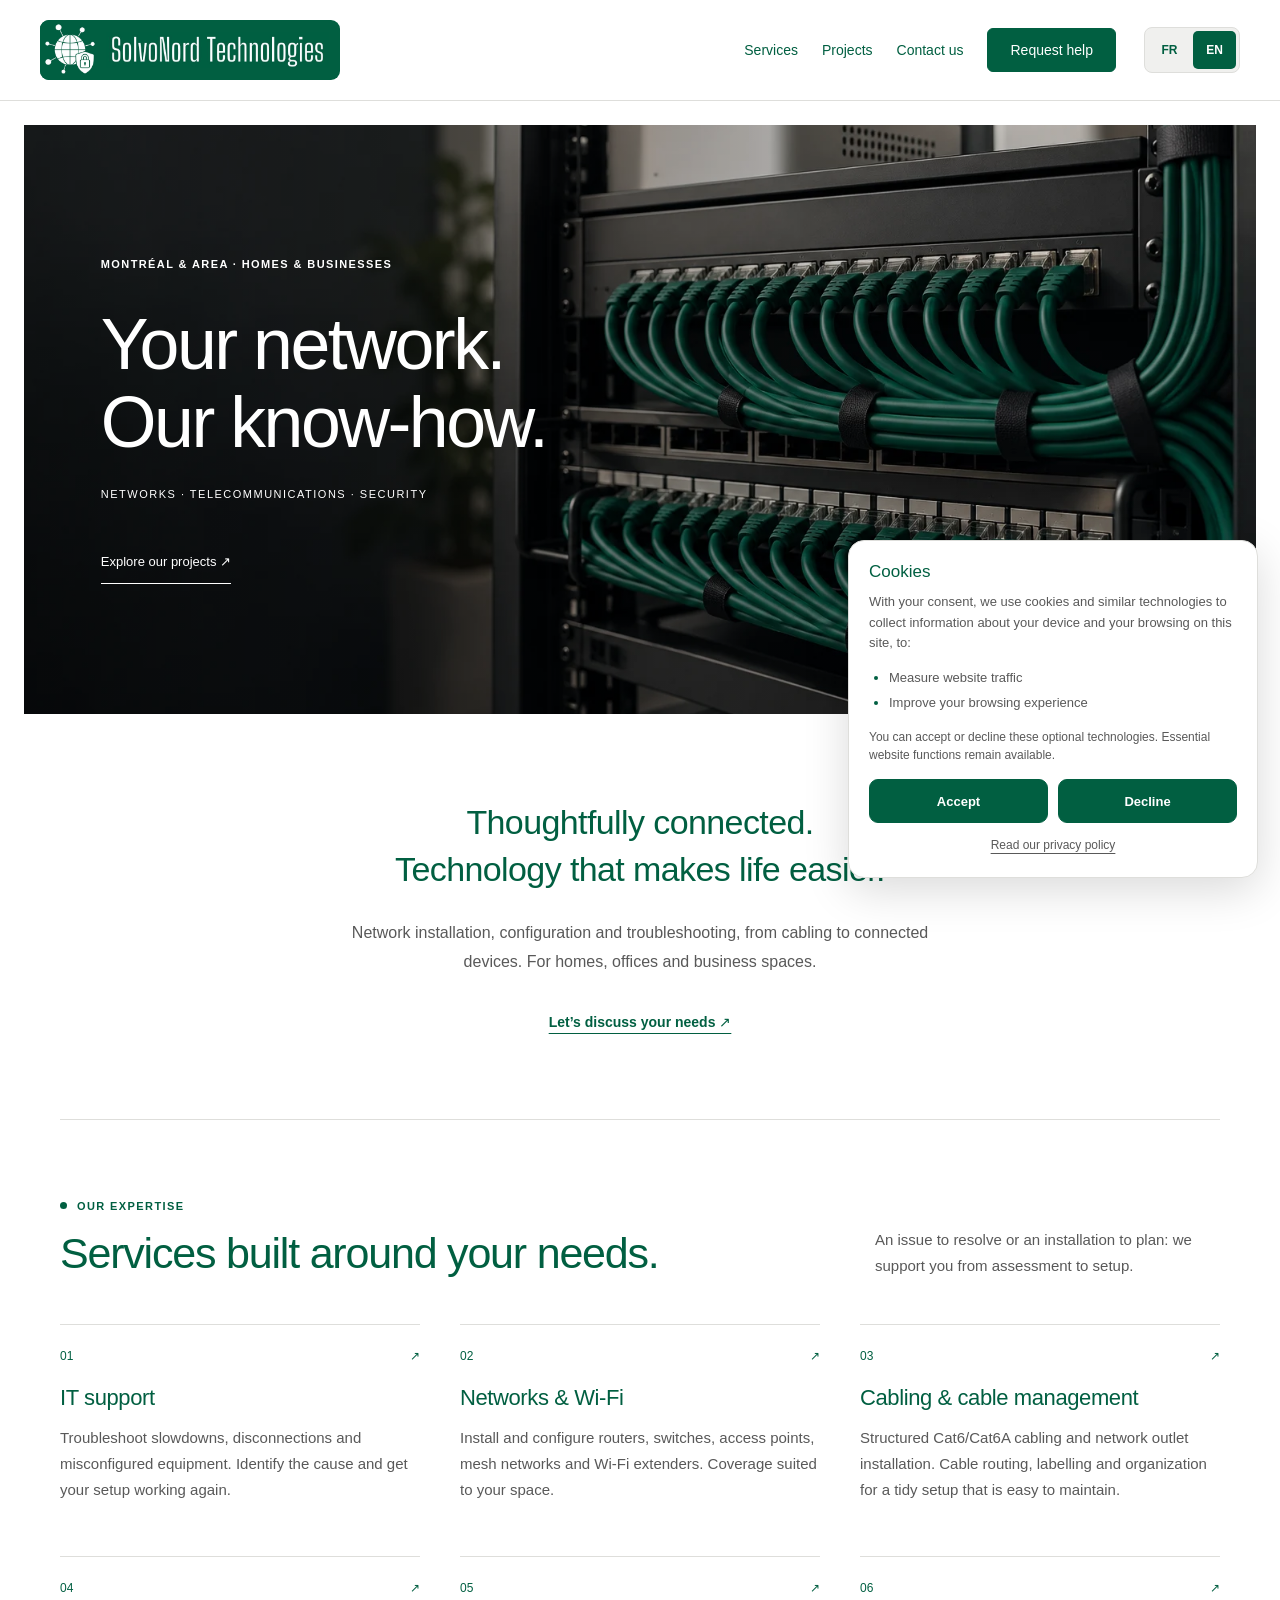
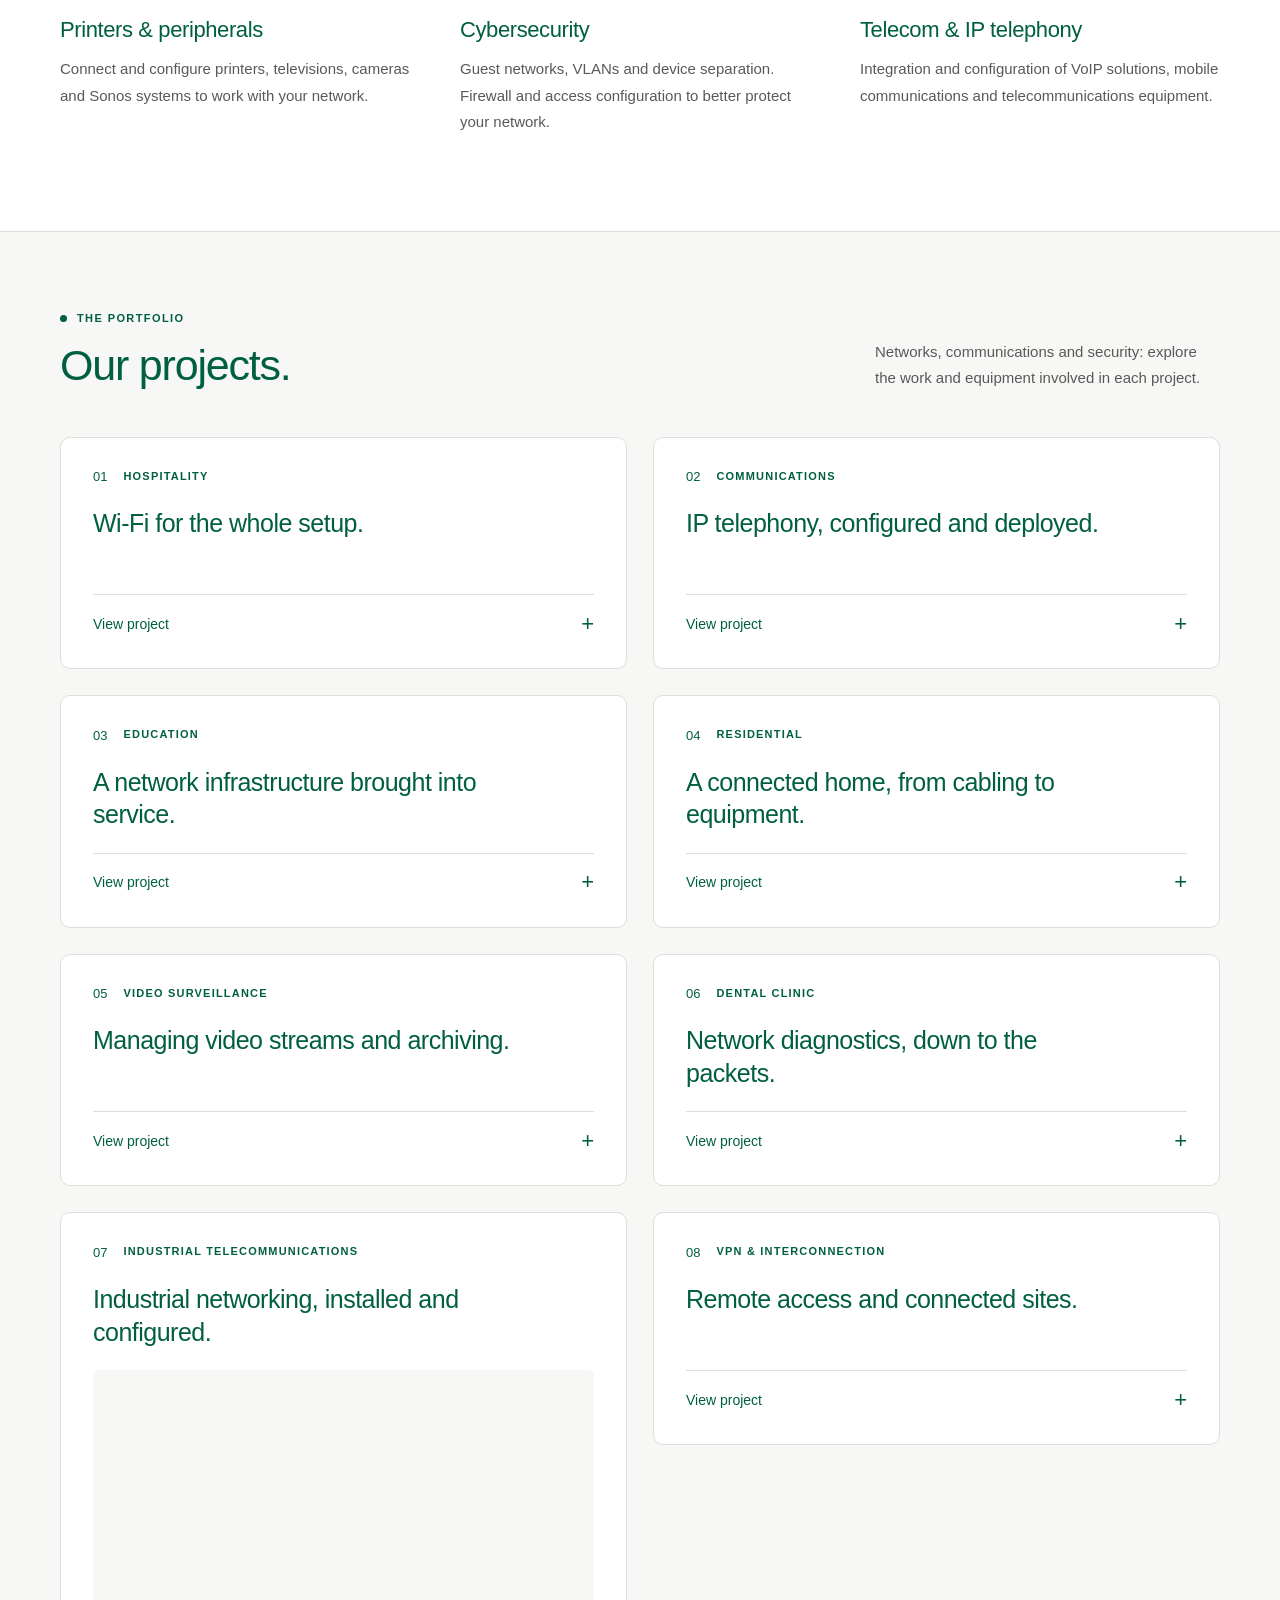
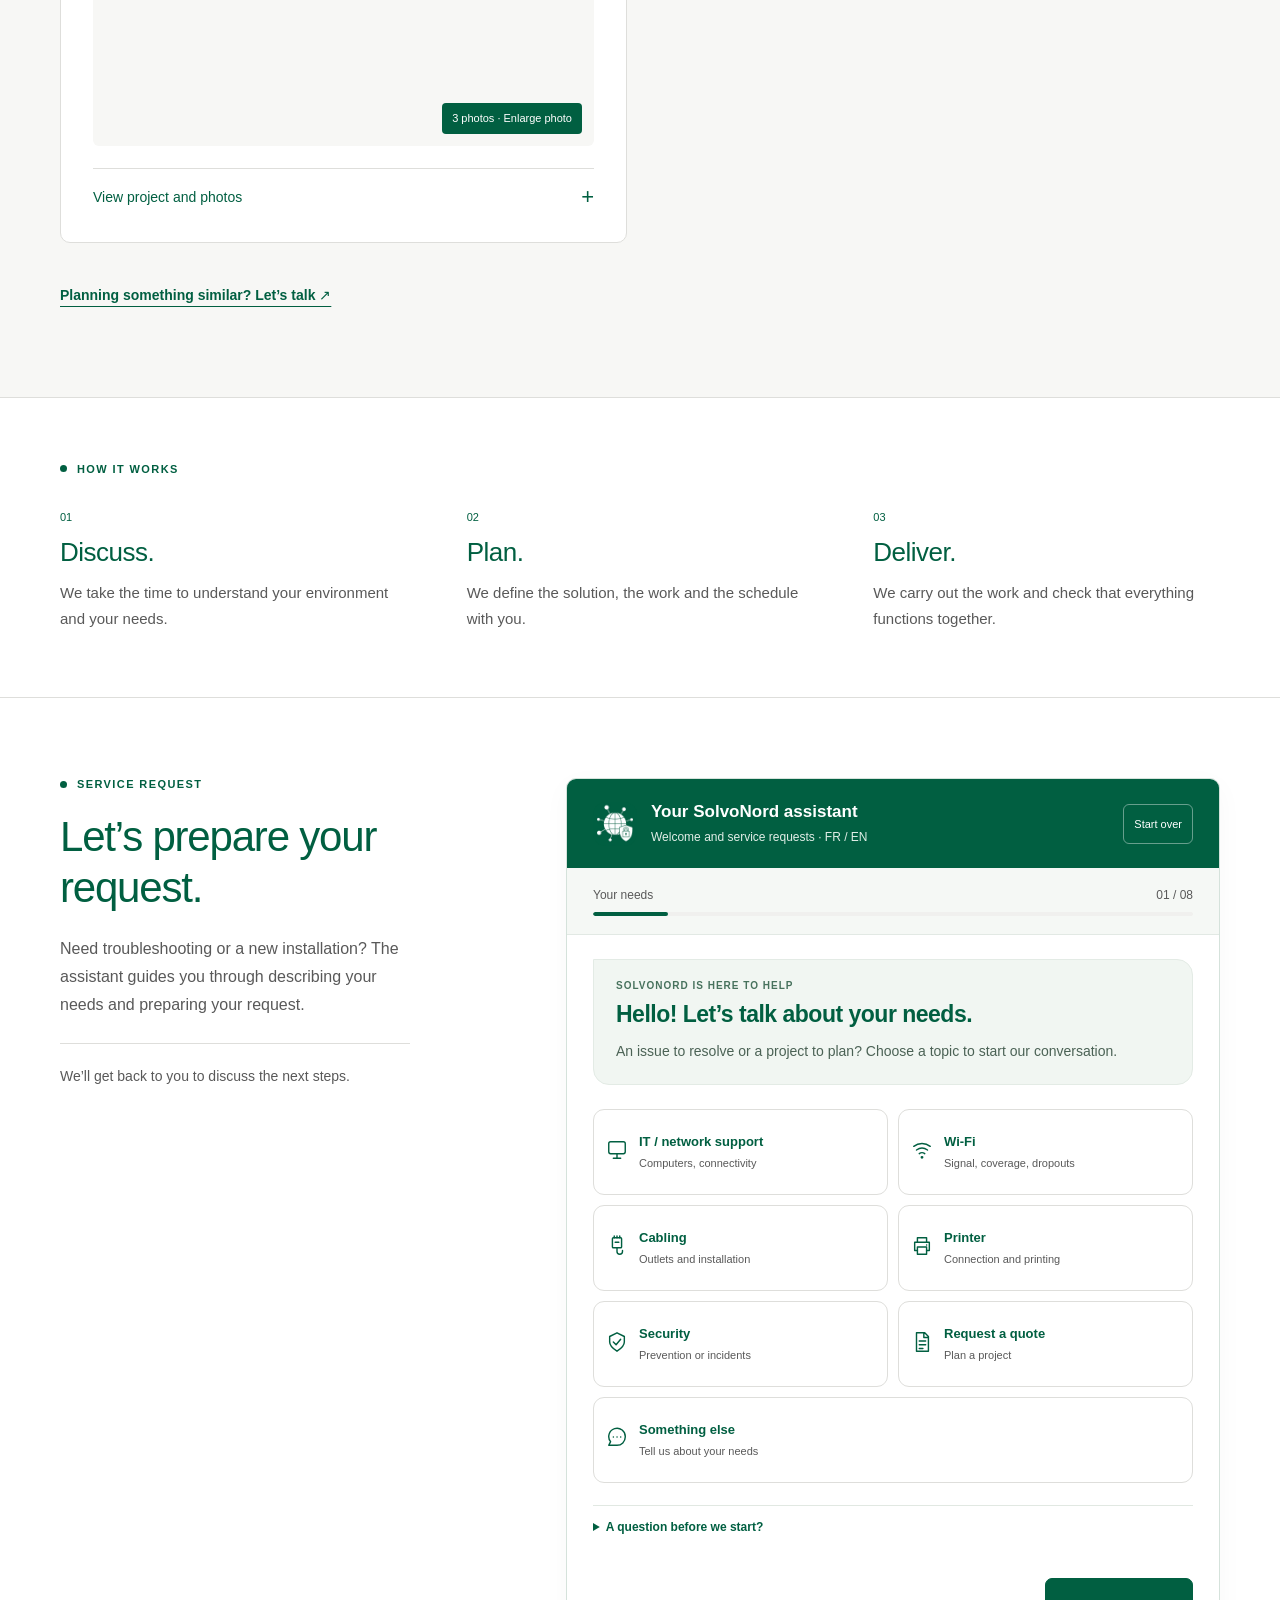
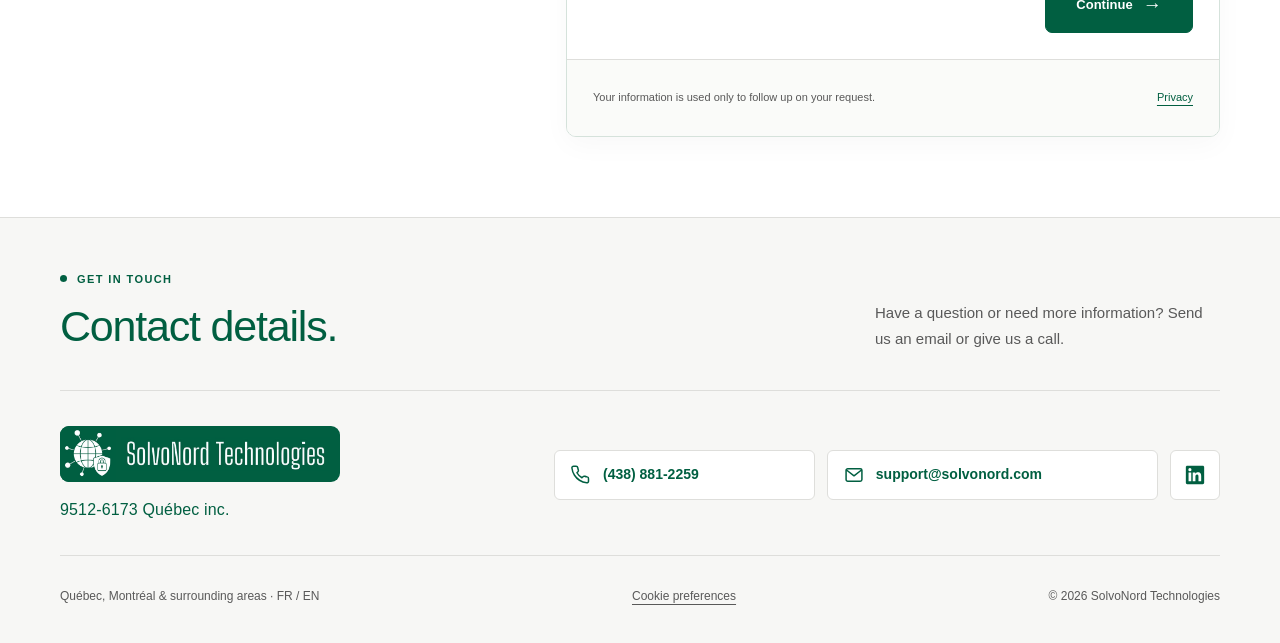
<file: index.html>
<!doctype html>
<html lang="fr">
<head>
  <meta charset="utf-8">
  <meta name="viewport" content="width=device-width,initial-scale=1">
  <meta name="google-site-verification" content="FS9iDZBuZJ645nv5tdWnY0nGZkaWifLpgVj2SHTzNkw">
  <meta name="referrer" content="strict-origin-when-cross-origin">
  <meta name="description" content="SolvoNord Technologies : dépannage TI, Wi-Fi, réseaux, câblage et cybersécurité pour particuliers et entreprises à Montréal et dans la région.">
  <meta property="og:title" content="SolvoNord Technologies | Réseaux, télécommunications et sécurité">
  <meta property="og:description" content="Découvrez nos services et nos réalisations, puis préparez votre demande avec notre assistant bilingue.">
  <meta property="og:type" content="website">
  <meta property="og:url" content="https://solvonord.com/">
  <link rel="canonical" href="https://solvonord.com/">
  <meta http-equiv="Content-Security-Policy" content="default-src 'self'; script-src 'self' https://static.cloudflareinsights.com/beacon.min.js https://www.googletagmanager.com; style-src 'self'; img-src 'self' blob: data: https://www.googletagmanager.com https://*.google-analytics.com; connect-src https://formspree.io https://formsubmit.co https://cloudflareinsights.com https://www.googletagmanager.com https://*.google-analytics.com; object-src 'none'; base-uri 'self'; form-action 'self' https://formspree.io https://formsubmit.co">
  <title>SolvoNord Technologies | Réseaux, télécommunications et sécurité</title>
  <link rel="icon" href="./assistant/mark.svg?v=20261013-approved" type="image/svg+xml">
  <link rel="stylesheet" href="./assistant/brand.css?v=20261013-unified">
  <link rel="stylesheet" href="./assistant/styles.css?v=20261013-clean-logo">
  <link rel="stylesheet" href="./site.css?v=20261014-refined">
  <link rel="stylesheet" href="./analytics.css?v=20261013-privacy">
  <script src="./assistant/config.js?v=20261014-support-active" defer></script>
  <script src="./assistant/content.js?v=20261016-chat" defer></script>
  <script src="./site.js?v=20261014-refined" defer></script>
  <script src="./analytics.js?v=20261014-domain" defer></script>
  <script src="./assistant/app.js?v=20261016-chat" defer></script>
  <link rel="stylesheet" href="./assistant/chat.css?v=20261016-chat">
</head>
<body class="portfolio-page">
  <a class="site-skip" href="#demande" data-site="skip">Aller à la demande d’aide</a>
  <header class="site-header">
    <div class="header-inner">
      <a class="brand" href="#accueil" aria-label="SolvoNord Technologies"><img class="brand-artwork" src="./assistant/solvonord-logo-horizontal.svg?v=20261013-green" alt="" width="600" height="120"></a>
      <button class="menu-toggle" type="button" aria-expanded="false" aria-controls="site-menu"><span data-site="menuLabel">Menu</span><svg viewBox="0 0 24 24" width="20" height="20" aria-hidden="true" focusable="false"><path class="menu-line-top" d="M4 8h16"/><path class="menu-line-bottom" d="M4 16h16"/></svg></button>
      <div id="site-menu" class="site-menu"><nav class="site-nav" aria-label="Navigation principale / Main navigation"><a href="#services" data-site="navServices">Services</a><a href="#projets" data-site="navProjects">Réalisations</a><a href="#contact" data-site="navContact">Nous joindre</a><a href="#demande" class="nav-request" data-site="navRequest">Demander de l’aide</a></nav>
      <nav class="language-picker" aria-label="Langue / Language"><button type="button" class="lang" data-lang="fr" lang="fr" aria-label="Français">FR</button><button type="button" class="lang" data-lang="en" lang="en" aria-label="English">EN</button></nav></div>
    </div>
  </header>
  <main>
    <section id="accueil" class="site-hero" aria-labelledby="hero-title">
      <img class="hero-image" src="./assets/network-hero.webp" alt="" width="1536" height="1024" fetchpriority="high">
      <div class="hero-copy">
        <span class="eyebrow" data-site="heroEyebrow">MONTRÉAL ET RÉGION · PARTICULIERS ET ENTREPRISES</span>
        <h1 id="hero-title"><span data-site="heroTitle">Votre réseau.</span><em data-site="heroAccent">Notre savoir-faire.</em></h1>
        <p class="hero-signature" data-site="heroSignature">RÉSEAUX · TÉLÉCOMMUNICATIONS · SÉCURITÉ</p>
        <a href="#projets" class="hero-link" data-site="heroPortfolio">Découvrir nos réalisations ↗</a>
      </div>
      <span class="hero-caption" data-site="heroIllustration">Visuel d’illustration</span>
    </section>
    <section class="intro-section site-container" aria-label="SolvoNord Technologies">
      <p class="intro-lead" data-site="introLead"></p>
      <p class="intro-description" data-site="heroDescription"></p>
      <a href="#demande" class="portfolio-link" data-site="heroRequest">Discutons de votre besoin ↗</a>
    </section>
    <section id="services" class="site-container content-section">
      <div class="section-intro"><div><span class="eyebrow" data-site="servicesEyebrow">NOS SERVICES</span><h2 data-site="servicesTitle">Les bons services.
Au bon endroit.</h2></div><p data-site="servicesIntro">Maison, bureau, commerce, restaurant ou Airbnb : nous adaptons le réseau à votre espace et à vos usages. Dépannage ponctuel, câblage ou nouvelle installation, définissons ensemble les travaux utiles.</p></div>
      <div id="service-cards" class="service-grid"></div>
    </section>
    <section id="projets" class="projects-section"><div class="site-container content-section">
      <div class="section-intro"><div><span class="eyebrow" data-site="projectsEyebrow">LE PORTFOLIO</span><h2 data-site="projectsTitle">Du concret, sur le terrain.</h2></div><p data-site="projectsIntro">Des réalisations en réseaux, télécommunications, vidéosurveillance et sécurité. De l’analyse du trafic à la mise en service des équipements, une expertise appliquée sur le terrain.</p></div>
      <div id="project-cards" class="project-grid"></div>
      <a href="#demande" class="portfolio-link project-cta" data-site="projectCta">Vous avez un projet similaire? Parlons-en ↗</a>
    </div></section>
    <section class="approach-section"><div class="site-container"><span class="eyebrow" data-site="approachEyebrow">COMMENT ÇA SE PASSE</span><div class="approach-grid"><div><span>01</span><h3 data-site="approach1Title">Comprendre votre besoin.</h3><p data-site="approach1Text">Un problème à résoudre ou un projet à préparer : décrivez votre environnement, vos usages et vos priorités.</p></div><div><span>02</span><h3 data-site="approach2Title">Définir la solution.</h3><p data-site="approach2Text">Nous précisons les travaux, les équipements et les disponibilités. Vous connaissez le périmètre avant de donner votre accord.</p></div><div><span>03</span><h3 data-site="approach3Title">Réaliser et vérifier.</h3><p data-site="approach3Text">Installation, configuration ou dépannage : nous réalisons l’intervention et vérifions le fonctionnement avec vous.</p></div></div></div></section>
    <section id="demande" class="site-container content-section request-layout">
      <aside class="request-intro"><span class="eyebrow" data-site="requestEyebrow">DEMANDE DE SERVICE</span><h2 data-site="requestTitle">Préparons votre demande.</h2><p data-site="requestText">Un dépannage ou une installation à prévoir? L’assistant vous guide pour décrire votre besoin et préparer votre demande.</p><p class="request-disclosure" data-site="requestDisclosure">Nous vous recontactons pour préciser les prochaines étapes.</p></aside>
          <section class="assistant" aria-labelledby="assistant-title">
      <div class="assistant-head"><div class="avatar" aria-hidden="true"><img src="./assistant/mark.svg?v=20261013-approved" alt="" width="42" height="42"></div><div><h2 id="assistant-title" data-t="assistantTitle"></h2><p data-t="assistantSub"></p></div><button type="button" id="reset" class="text-button" data-t="reset"></button></div>
      <div class="progress-area"><div class="progress-text"><span id="step-label"></span><span id="step-count"></span></div><progress id="progress" max="8" value="1"></progress></div>
      <div class="conversation">
        <div id="history"></div>
        <div class="bot-message"><span class="bot-label" data-t="botLabel"></span><h3 id="question" tabindex="-1"></h3><p id="hint"></p></div>
        <p id="status" role="status" class="status" hidden></p>
        <div id="submission-success" class="submission-success" role="region" aria-labelledby="question" hidden></div>
        <form id="intake" novalidate>
          <div class="honey" aria-hidden="true"><label for="website">Website</label><input id="website" name="_gotcha" type="text" autocomplete="off" tabindex="-1"></div>
          <div id="fields"></div>
          <p id="error" role="alert" class="error" hidden></p>
          <div id="navigation" class="navigation"><button id="back" type="button" class="secondary" data-t="back"></button><button id="next" type="submit" class="primary" data-t="next"></button></div>
        </form>
      </div>
      <div class="assistant-foot"><p class="assistant-foot-note"><span aria-hidden="true">◇</span><span data-t="safety"></span></p><div class="assistant-foot-links"><button type="button" id="privacy-button" data-t="privacy"></button></div></div>
    </section>

    </section>
  </main>
  <footer id="contact" class="site-footer" aria-labelledby="contact-title"><div class="site-container">
    <div class="contact-heading"><div><span class="eyebrow" data-site="contactEyebrow">NOUS JOINDRE</span><h2 id="contact-title" data-site="contactTitle">Nos coordonnées.</h2></div><p data-site="contactText">Une question ou besoin d’un renseignement? Écrivez-nous ou appelez-nous.</p></div>
    <div class="footer-main">
      <div class="footer-identity"><a class="brand brand-full" href="#accueil" aria-label="SolvoNord Technologies"><img class="brand-artwork" src="./assistant/solvonord-logo-horizontal.svg?v=20261013-green" alt="" width="600" height="120" loading="lazy"></a><span class="company-name">9512-6173 Québec inc.</span></div>
      <address class="footer-contact-links">
        <a class="contact-link" href="tel:+14388812259"><svg viewBox="0 0 24 24" width="20" height="20" fill="none" stroke="currentColor" stroke-width="1.8" stroke-linecap="round" stroke-linejoin="round" aria-hidden="true" focusable="false"><path d="M21 16.4v3a2 2 0 0 1-2.2 2 19.8 19.8 0 0 1-8.6-3.1 19.4 19.4 0 0 1-6-6 19.8 19.8 0 0 1-3.1-8.7A2 2 0 0 1 3.1 1.4h3a2 2 0 0 1 2 1.7c.13.96.36 1.9.7 2.8a2 2 0 0 1-.45 2.1L7.1 9.3a16 16 0 0 0 6 6l1.3-1.3a2 2 0 0 1 2.1-.45c.9.34 1.84.57 2.8.7a2 2 0 0 1 1.7 2.15Z"/></svg><span>(438) 881-2259</span></a>
        <a class="contact-link" href="mailto:support@solvonord.com"><svg viewBox="0 0 24 24" width="20" height="20" fill="none" stroke="currentColor" stroke-width="1.8" stroke-linecap="round" stroke-linejoin="round" aria-hidden="true" focusable="false"><rect x="2.5" y="4.5" width="19" height="15" rx="2"/><path d="m3 6 9 7 9-7"/></svg><span>support@solvonord.com</span></a>
        <a class="contact-link contact-social" aria-label="Profil LinkedIn" data-site-aria="linkedinLabel" title="LinkedIn" href="https://www.linkedin.com/in/abdoul-mazide-balde-05a909140" target="_blank" rel="noopener noreferrer"><svg viewBox="0 0 24 24" width="20" height="20" aria-hidden="true" focusable="false"><path fill="currentColor" d="M20.45 2H3.55C2.69 2 2 2.68 2 3.52v16.96C2 21.32 2.69 22 3.55 22h16.9c.86 0 1.55-.68 1.55-1.52V3.52C22 2.68 21.31 2 20.45 2ZM7.93 18.75H4.97V9.2h2.96v9.55ZM6.45 7.9a1.72 1.72 0 1 1 0-3.44 1.72 1.72 0 0 1 0 3.44Zm12.3 10.85h-2.96V14.1c0-1.1-.02-2.53-1.54-2.53-1.54 0-1.78 1.2-1.78 2.45v4.73H9.51V9.2h2.84v1.3h.04c.39-.75 1.36-1.54 2.8-1.54 3 0 3.56 1.98 3.56 4.55v5.24Z"/></svg></a>
      </address>
    </div>
    <div class="footer-meta"><span data-site="footerLocation">Québec, Montréal et environs · FR / EN</span><button type="button" class="analytics-settings" data-analytics-settings data-analytics-copy="settings">Préférences des cookies</button><span>© 2026 SolvoNord Technologies</span></div>
  </div></footer>
    <dialog id="privacy-dialog" aria-labelledby="privacy-title"><div class="dialog-inner"><h2 id="privacy-title" tabindex="-1" autofocus data-t="privacyTitle"></h2><p data-t="privacyBody"></p><p data-t="privacyPhotos"></p><p data-t="privacyService"></p><p data-t="privacyAnalytics"></p><div class="analytics-info"><h3 data-analytics-copy="policyTitle"></h3><p data-analytics-copy="definition"></p><p data-analytics-copy="detail"></p><p data-analytics-copy="preference"></p><p data-analytics-copy="storage"></p><p><a href="https://policies.google.com/technologies/partner-sites" target="_blank" rel="noopener noreferrer" data-analytics-copy="learn"></a></p><p id="analytics-preference-status"></p><button type="button" class="analytics-settings" data-analytics-settings data-analytics-copy="settings"></button></div><p><span data-t="privacyContactIntro"></span> <a href="mailto:support@solvonord.com" data-t="privacyContactLink"></a>.</p><form method="dialog"><button class="primary" data-t="close"></button></form></div></dialog>
  <section id="analytics-choice" class="analytics-choice" aria-labelledby="analytics-choice-title" hidden><h2 id="analytics-choice-title" tabindex="-1" data-analytics-copy="title"></h2><p data-analytics-copy="text"></p><ul><li data-analytics-copy="purposeTraffic"></li><li data-analytics-copy="purposeExperience"></li></ul><p class="analytics-essential" data-analytics-copy="essential"></p><div class="analytics-actions"><button type="button" id="analytics-accept" data-analytics-copy="accept"></button><button type="button" id="analytics-decline" data-analytics-copy="decline"></button></div><button type="button" class="analytics-more" data-analytics-details data-analytics-copy="more"></button></section>
  <dialog id="project-photo-dialog" class="photo-dialog" aria-labelledby="photo-dialog-title">
    <div class="photo-toolbar"><h2 id="photo-dialog-title"></h2><button id="photo-close" type="button" class="secondary" autofocus data-site="photoClose">Fermer</button></div>
    <figure class="photo-view"><img id="photo-view-image" alt=""><figcaption id="photo-view-caption" aria-live="polite"></figcaption></figure>
    <div class="photo-controls"><button id="photo-previous" type="button" class="secondary"><span aria-hidden="true">←</span><span data-site="photoPrevious">Photo précédente</span></button><span id="photo-position"></span><button id="photo-next" type="button" class="secondary"><span data-site="photoNext">Photo suivante</span><span aria-hidden="true">→</span></button></div>
  </dialog>
  <dialog id="reset-dialog" aria-labelledby="reset-title"><div class="dialog-inner"><h2 id="reset-title" data-t="resetTitle"></h2><p data-t="resetBody"></p><div class="navigation"><button id="cancel-reset" class="secondary" data-t="cancel"></button><button id="confirm-reset" class="primary" data-t="erase"></button></div></div></dialog>
  <noscript><p>JavaScript est nécessaire pour l’assistant. / The assistant requires JavaScript. <a href="mailto:support@solvonord.com">support@solvonord.com</a></p></noscript>
  <!-- Public Web Analytics site identifier; not an API key. No form events are tracked. -->
  <script type="module" src="https://static.cloudflareinsights.com/beacon.min.js" data-cf-beacon='{"token":"0617530c085b4f9b97e6f3a32222e96b","spa":false}'></script>
</body>
</html>
</file>
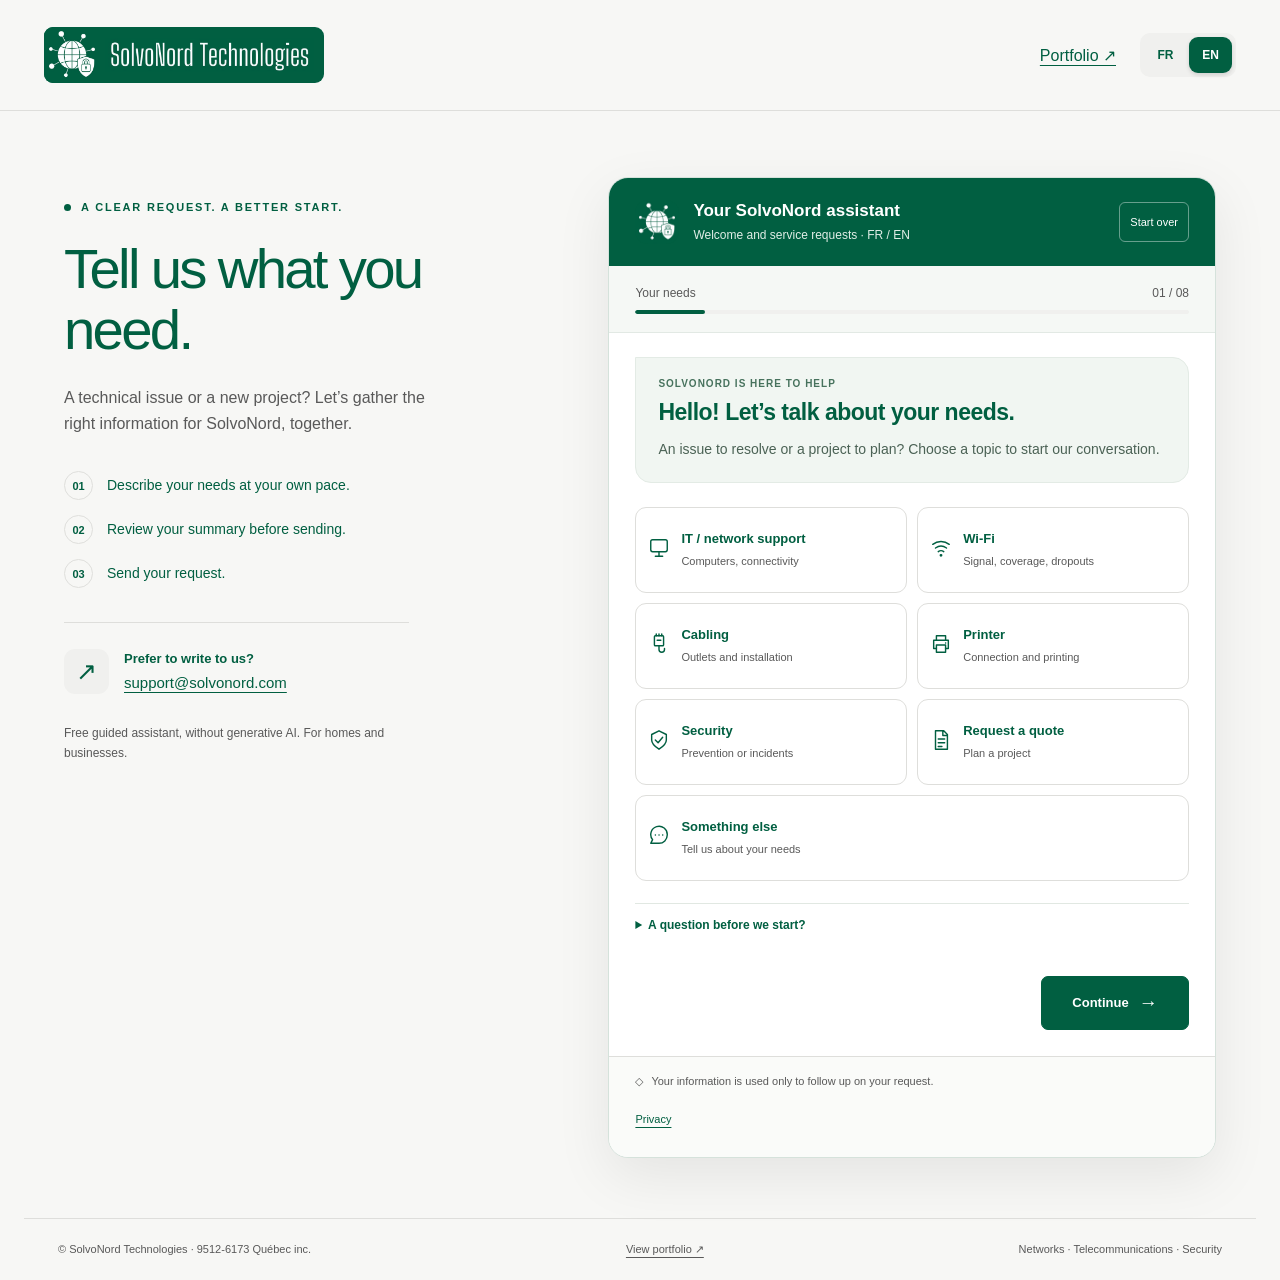
<file: assistant/index.html>
<!doctype html>
<html lang="fr">
<head>
  <meta charset="utf-8">
  <meta name="viewport" content="width=device-width,initial-scale=1">
  <meta name="referrer" content="no-referrer">
  <meta name="robots" content="noindex,nofollow">
  <meta name="description" content="Préparez votre demande de service TI avec l’assistant guidé bilingue de SolvoNord Technologies.">
  <meta http-equiv="Content-Security-Policy" content="default-src 'self'; script-src 'self'; style-src 'self'; img-src 'self' blob: data:; connect-src https://formspree.io https://formsubmit.co; object-src 'none'; base-uri 'self'; form-action 'self' https://formspree.io https://formsubmit.co">
  <title>Votre demande, simplement. — SolvoNord Technologies</title>
  <link rel="icon" href="./mark.svg?v=20261013-approved" type="image/svg+xml">
  <link rel="stylesheet" href="./brand.css?v=20261013-unified">
  <link rel="stylesheet" href="./styles.css?v=20261013-clean-logo">
  <script src="./config.js?v=20261014-support-active" defer></script>
  <script src="./content.js?v=20261016-chat" defer></script>
  <script src="./app.js?v=20261016-chat" defer></script>
  <link rel="stylesheet" href="./chat.css?v=20261016-chat">
</head>
<body>
  <a class="skip" href="#question">Aller à l’assistant / Skip to assistant</a>
  <header class="topbar">
    <a class="brand" href="./" aria-label="SolvoNord Technologies"><img class="brand-artwork" src="./solvonord-logo-horizontal.svg?v=20261013-green" alt="" width="600" height="120"></a>
    <div class="top-actions"><a href="../#accueil">Portfolio ↗</a><nav aria-label="Langue / Language"><button type="button" class="lang" data-lang="fr" lang="fr" aria-label="Français">FR</button><button type="button" class="lang" data-lang="en" lang="en" aria-label="English">EN</button></nav></div>
  </header>
  <main class="layout">
    <aside class="intro">
      <span class="eyebrow" data-t="eyebrow"></span>
      <h1 data-t="headline"></h1>
      <p class="lead" data-t="lead"></p>
      <div class="process"><div><span>01</span><p data-t="p1"></p></div><div><span>02</span><p data-t="p2"></p></div><div><span>03</span><p data-t="p3"></p></div></div>
      <div class="contact-card"><span class="mail-symbol" aria-hidden="true">↗</span><div><strong data-t="preferEmail"></strong><a href="mailto:support@solvonord.com">support@solvonord.com</a></div></div>
      <p class="intro-foot" data-t="guided"></p>
    </aside>
    <section class="assistant" aria-labelledby="assistant-title">
      <div class="assistant-head"><div class="avatar" aria-hidden="true"><img src="./mark.svg?v=20261013-approved" alt="" width="42" height="42"></div><div><h2 id="assistant-title" data-t="assistantTitle"></h2><p data-t="assistantSub"></p></div><button type="button" id="reset" class="text-button" data-t="reset"></button></div>
      <div class="progress-area"><div class="progress-text"><span id="step-label"></span><span id="step-count"></span></div><progress id="progress" max="8" value="1"></progress></div>
      <div class="conversation">
        <div id="history"></div>
        <div class="bot-message"><span class="bot-label" data-t="botLabel"></span><h3 id="question" tabindex="-1"></h3><p id="hint"></p></div>
        <p id="status" role="status" class="status" hidden></p>
        <div id="submission-success" class="submission-success" role="region" aria-labelledby="question" hidden></div>
        <form id="intake" novalidate>
          <div class="honey" aria-hidden="true"><label for="website">Website</label><input id="website" name="_gotcha" type="text" autocomplete="off" tabindex="-1"></div>
          <div id="fields"></div>
          <p id="error" role="alert" class="error" hidden></p>
          <div id="navigation" class="navigation"><button id="back" type="button" class="secondary" data-t="back"></button><button id="next" type="submit" class="primary" data-t="next"></button></div>
        </form>
      </div>
      <div class="assistant-foot"><p class="assistant-foot-note"><span aria-hidden="true">◇</span><span data-t="safety"></span></p><div class="assistant-foot-links"><button type="button" id="privacy-button" data-t="privacy"></button></div></div>
    </section>
  </main>
  <footer class="page-footer"><span>© SolvoNord Technologies · 9512-6173 Québec inc.</span><a href="../#accueil" data-t="portfolio"></a><span data-t="footer"></span></footer>
  <dialog id="privacy-dialog" aria-labelledby="privacy-title"><div class="dialog-inner"><h2 id="privacy-title" tabindex="-1" autofocus data-t="privacyTitle"></h2><p data-t="privacyBody"></p><p data-t="privacyPhotos"></p><p data-t="privacyService"></p><p><span data-t="privacyContactIntro"></span> <a href="mailto:support@solvonord.com" data-t="privacyContactLink"></a>.</p><form method="dialog"><button class="primary" data-t="close"></button></form></div></dialog>
  <dialog id="reset-dialog" aria-labelledby="reset-title"><div class="dialog-inner"><h2 id="reset-title" data-t="resetTitle"></h2><p data-t="resetBody"></p><div class="navigation"><button id="cancel-reset" class="secondary" data-t="cancel"></button><button id="confirm-reset" class="primary" data-t="erase"></button></div></div></dialog>
  <noscript>JavaScript est nécessaire pour l’assistant. / This assistant requires JavaScript. <a href="mailto:support@solvonord.com">Écrivez-nous / Email us</a>.</noscript>
</body>
</html>
</file>
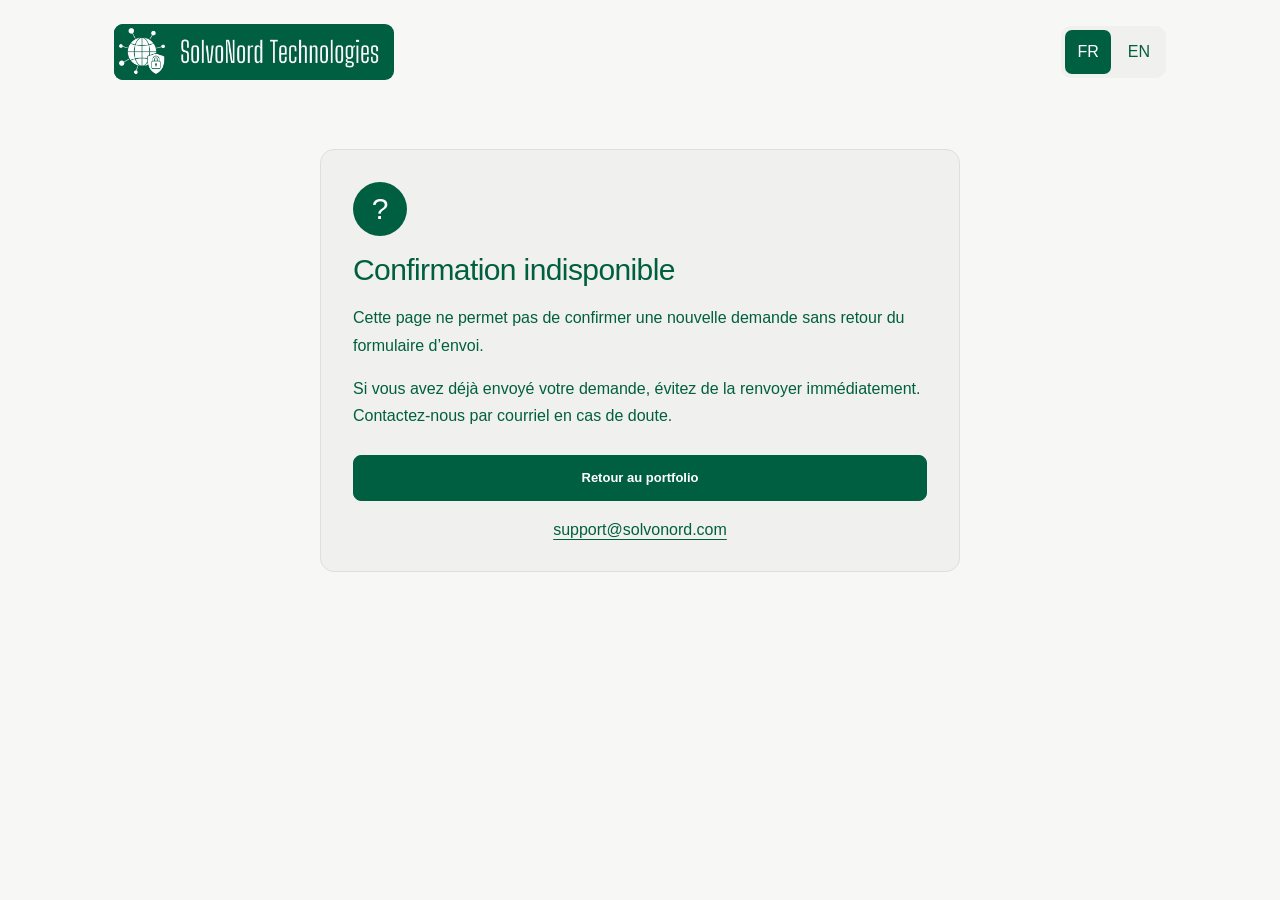
<file: assistant/thanks.html>
<!doctype html>
<html lang="fr"><head>
<meta charset="utf-8"><meta name="viewport" content="width=device-width,initial-scale=1">
<meta name="referrer" content="no-referrer"><meta name="robots" content="noindex">
<meta http-equiv="Content-Security-Policy" content="default-src 'self'; script-src 'self'; style-src 'self'; img-src 'self'; object-src 'none'; base-uri 'none'; form-action 'none'">
<title>SolvoNord Technologies — Confirmation</title>
<link rel="icon" href="./mark.svg?v=20261013-approved"><link rel="stylesheet" href="./brand.css?v=20261013-unified">
  <link rel="stylesheet" href="./styles.css?v=20261013-clean-logo"><link rel="stylesheet" href="./thanks.css?v=20261013-unified"><script src="./thanks.js?v=20261012-2" defer></script>
</head><body>
<header class="receipt-header"><a class="brand" href="../" aria-label="SolvoNord Technologies"><img class="brand-artwork" src="./solvonord-logo-horizontal.svg?v=20261013-green" alt="" width="600" height="120"></a><nav aria-label="Langue / Language"><button type="button" data-receipt-lang="fr" aria-label="Français">FR</button><button type="button" data-receipt-lang="en" aria-label="English">EN</button></nav></header>
<main class="receipt-page"><div class="submission-success"><div class="success-mark" aria-hidden="true" id="receipt-mark">✓</div><h1 id="receipt-title" tabindex="-1"></h1><p id="receipt-lead"></p><p class="request-reference" id="reference-box" hidden><span id="reference-label"></span><strong id="reference"></strong></p><p id="receipt-photos"></p><p id="receipt-next"></p><a class="primary" id="return-link" href="../#demande"></a><a class="receipt-email" href="mailto:support@solvonord.com">support@solvonord.com</a></div></main>
</body></html>
</file>
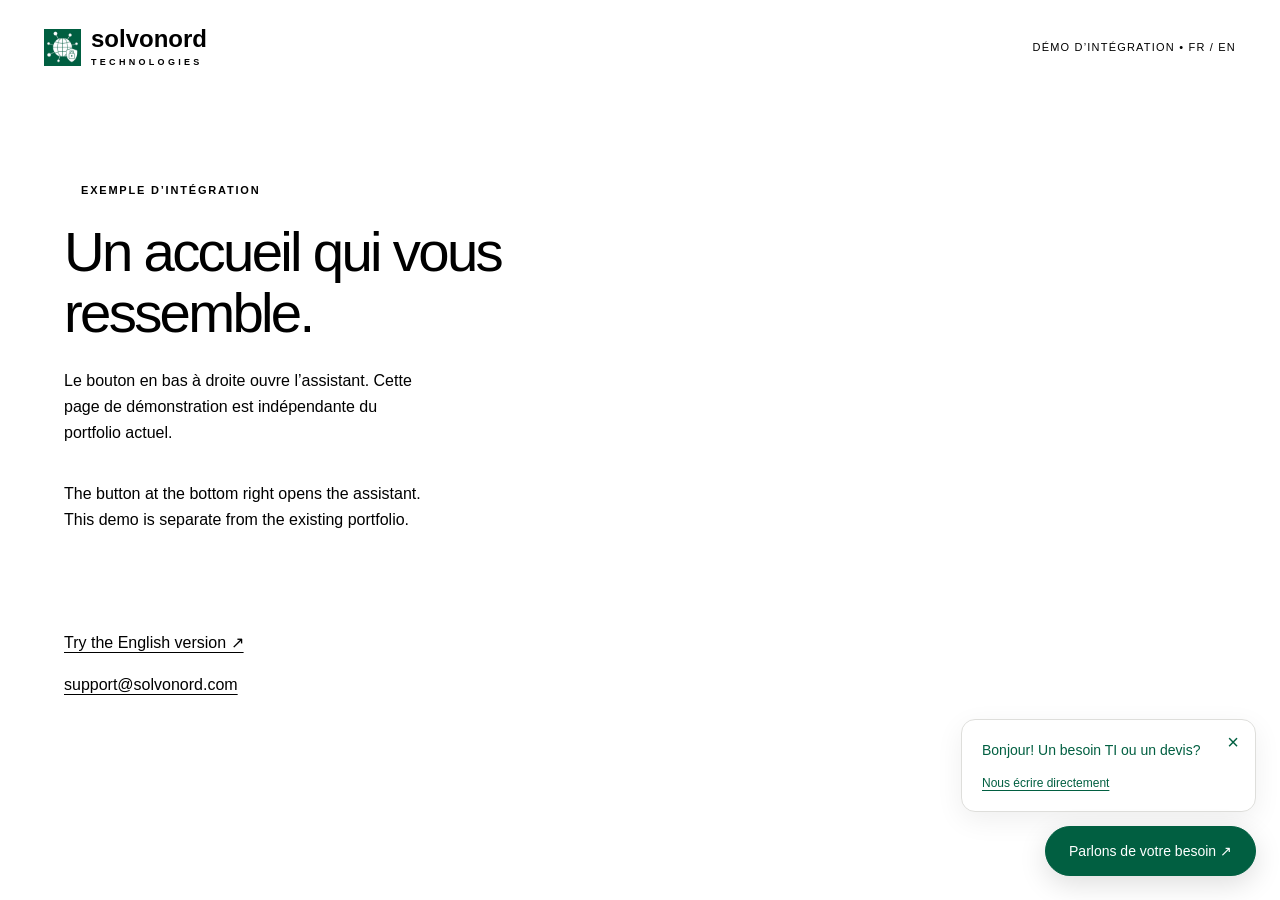
<file: assistant/widget-demo.html>
<!doctype html>
<html lang="fr">
<head><meta charset="utf-8"><meta name="viewport" content="width=device-width,initial-scale=1"><meta name="robots" content="noindex,nofollow"><title>Démo du widget — SolvoNord</title><link rel="stylesheet" href="./styles.css"><link rel="icon" href="./mark.svg"></head>
<body>
  <header class="topbar"><a class="brand" href="./"><img src="./mark.svg" alt="" width="37" height="37"><span>solvonord<small>TECHNOLOGIES</small></span></a><span class="demo-label">DÉMO D’INTÉGRATION • FR / EN</span></header>
  <main class="layout"><section class="intro"><span class="eyebrow">EXEMPLE D’INTÉGRATION</span><h1>Un accueil qui vous ressemble.</h1><p class="lead">Le bouton en bas à droite ouvre l’assistant. Cette page de démonstration est indépendante du portfolio actuel.</p><p class="lead" lang="en">The button at the bottom right opens the assistant. This demo is separate from the existing portfolio.</p><a class="primary" href="./?lang=fr">Assistant plein écran ↗</a><p><a href="./?lang=en" lang="en">Try the English version ↗</a></p><p><a href="mailto:support@solvonord.com">support@solvonord.com</a></p></section></main>
  <script src="./widget.js?v=20261014-field-contact" data-lang="fr" defer></script>
</body>
</html>
</file>
<file: assistant/brand.css>
/* SolvoNord's shared palette. All solid brand accents use this one green. */
:root,:host {
  --brand: #015f41;
  --ink: var(--brand);
  --accent: #fff;
  --on-brand: #fff;
  --paper: #f7f7f5;
  --surface: #fff;
  --surface-soft: #f0f0ee;
  --muted: #595959;
  --line: #dededb;
  --field-border: #8b8b86;
  --line-on-brand: rgb(255 255 255 / 28%);
  --danger: #a32222;
}
</file>
<file: assistant/styles.css>
@charset "UTF-8";
:root{color-scheme:light;font-family:Inter,"Segoe UI",Arial,sans-serif;color:var(--ink);background:var(--paper);font-synthesis:none}
*{box-sizing:border-box}body{margin:0}button,input,textarea,select{font:inherit}button,a,input,textarea,select{-webkit-tap-highlight-color:transparent}button{cursor:pointer}button:disabled{cursor:not-allowed;opacity:.62}a{color:inherit;text-underline-offset:4px}button:focus-visible,a:focus-visible,input:focus-visible,textarea:focus-visible,select:focus-visible,summary:focus-visible{outline:3px solid var(--brand);outline-offset:4px}button{touch-action:manipulation}button,input,select{min-height:44px}button{border-radius:9px}p{line-height:1.65}.skip{position:fixed;top:-100px;left:12px;background:white;padding:14px;z-index:99}.skip:focus{top:10px}.topbar{max-width:1320px;margin:auto;padding:27px 44px;display:flex;align-items:center;justify-content:space-between;border-bottom:1px solid var(--line)}.brand{display:flex;gap:10px;text-decoration:none;font-size:24px;font-weight:750;line-height:1}.brand-light{font-weight:450}.brand small{display:block;font-size:9px;letter-spacing:3.3px;margin-top:7px;font-weight:600}.top-actions{display:flex;align-items:center;gap:24px}.demo-label{font-size:11px;letter-spacing:1.2px;text-transform:uppercase;color:var(--muted)}nav{display:flex;gap:2px;padding:4px;background:var(--surface-soft);border-radius:10px}.lang{background:none;border:0;min-width:43px;min-height:36px;font-size:12px;font-weight:700}.lang[aria-pressed=true]{background:var(--ink);color:white;box-shadow:0 2px 4px #00000022}.layout{max-width:1220px;display:grid;grid-template-columns:.86fr 1.14fr;gap:86px;margin:66px auto 60px;padding:0 34px;align-items:start}.intro{padding-top:24px;position:sticky;top:36px}.eyebrow{display:flex;align-items:center;gap:10px;font-size:11px;font-weight:750;letter-spacing:1.8px;text-transform:uppercase}.eyebrow:before{content:"";width:7px;height:7px;border-radius:50%;background:var(--brand)}h1{font-size:clamp(38px,4.4vw,60px);line-height:1.08;font-weight:540;letter-spacing:-2.7px;margin:26px 0 24px;max-width:470px}.lead{font-size:16px;color:var(--muted);max-width:370px;margin:0 0 34px}.process{margin:24px 0 34px}.process>div{display:flex;align-items:center;gap:14px;margin:15px 0}.process span{font-size:11px;font-weight:650;border:1px solid var(--line);width:29px;height:29px;border-radius:50%;display:grid;place-items:center}.process p{margin:0;font-size:14px}.contact-card{display:flex;gap:15px;align-items:center;border-top:1px solid var(--line);padding-top:26px;max-width:345px}.contact-card strong{display:block;font-size:13px;font-weight:600;margin-bottom:8px}.contact-card a{font-size:15px}.mail-symbol{font-size:25px;background:var(--surface-soft);width:45px;height:45px;display:grid;place-items:center;border-radius:11px}.intro-foot{font-size:12px;color:var(--muted);max-width:350px;margin-top:30px}.assistant{background:#fff;border:1px solid var(--line);border-radius:20px;box-shadow:0 18px 56px #00000014;min-width:0;overflow:hidden}.assistant-head{display:flex;gap:12px;padding:24px 28px;align-items:center}.avatar{background:var(--ink);color:var(--accent);width:42px;height:42px;flex-shrink:0;border-radius:13px;display:grid;place-items:center;font-size:22px;position:relative}.assistant-head h2{font-size:15px;margin:0 0 4px;font-weight:650}.assistant-head p{font-size:11px;color:var(--muted);margin:0}.text-button{background:none;border:0;padding:8px;color:var(--muted);font-size:11px;margin-left:auto;white-space:nowrap}.text-button:hover{text-decoration:underline}.progress-area{padding:0 28px 20px;border-bottom:1px solid var(--line)}.progress-text{display:flex;justify-content:space-between;gap:15px;font-size:11px;color:var(--muted);margin-bottom:12px}progress{display:block;width:100%;height:4px;border:0;background:var(--surface-soft);border-radius:10px;overflow:hidden}progress::-webkit-progress-bar{background:var(--surface-soft)}progress::-webkit-progress-value{background:var(--brand);border-radius:10px}progress::-moz-progress-bar{background:var(--brand)}.conversation{padding:27px 28px 25px}.bot-label{font-size:10px;font-weight:750;letter-spacing:1.4px;text-transform:uppercase;color:var(--muted)}.bot-message h3{font-size:23px;letter-spacing:-.6px;line-height:1.28;font-weight:600;margin:12px 0 10px}.bot-message h3:focus{outline:none}.bot-message p{font-size:13px;color:var(--muted);margin:0 0 23px;white-space:pre-line}.services{display:grid;grid-template-columns:1fr 1fr;gap:10px}.service{display:flex;align-items:center;text-align:left;gap:11px;padding:13px 12px;border:1px solid var(--line);background:#fff;min-height:72px;border-radius:11px;color:var(--ink);transition:background .15s,border-color .15s}.service:hover{background:var(--surface);border-color:var(--brand)}.service[aria-pressed=true]{border-color:var(--brand);background:var(--surface-soft);box-shadow:inset 0 0 0 1px var(--brand)}.service:last-child{grid-column:1/-1;min-height:54px}.service svg{width:22px;height:22px;flex-shrink:0;stroke:currentColor;stroke-width:1.55;fill:none;stroke-linecap:round;stroke-linejoin:round}.service strong{display:block;font-size:13px;font-weight:620}.service small{font-size:10px;color:var(--muted);display:block;margin-top:4px}.service .arrow{margin-left:auto;font-size:17px;color:var(--brand)}.navigation{display:flex;gap:12px;margin-top:23px;justify-content:space-between}.primary,.secondary{padding:13px 19px;font-size:13px;font-weight:650;border:1px solid var(--ink);display:inline-flex;align-items:center;justify-content:center;text-decoration:none;gap:10px;min-height:46px;line-height:1.4}.primary{background:var(--ink);color:white}.primary:hover{background:var(--brand)}.secondary{background:white;color:var(--ink);border-color:var(--line)}.secondary:hover{background:var(--surface)}#next{margin-left:auto;min-width:148px}#next:after{content:"→";font-size:19px}#back:before{content:"←"}#back[hidden]{display:none}.assistant-foot{background:var(--surface);border-top:1px solid var(--line);display:flex;align-items:center;gap:8px;flex-wrap:wrap;padding:15px 28px;font-size:10px;color:var(--muted);line-height:1.5}.page-footer{max-width:1232px;margin:0 auto;padding:24px 34px;border-top:1px solid var(--line);display:flex;gap:22px;flex-wrap:wrap;justify-content:space-between;font-size:11px;color:var(--muted)}.field{display:block;margin:0 0 20px}.field>span,.field>label{display:block;font-size:13px;font-weight:600;margin-bottom:8px}.field input,.field textarea,.field select{display:block;width:100%;border:1px solid var(--field-border);border-radius:8px;padding:12px;background:#fff;color:var(--ink);font-size:14px;line-height:1.5}.field textarea{resize:vertical;min-height:116px}.field input::placeholder,.field textarea::placeholder{color:var(--muted)}.field small{display:block;color:var(--muted);font-size:11px;line-height:1.5;margin-top:6px}.field [aria-invalid=true]{border:2px solid var(--danger)}.two-col{display:grid;grid-template-columns:1fr 1fr;gap:14px}.note{background:var(--surface-soft);padding:13px 15px;font-size:12px;line-height:1.6;border-radius:9px;margin:16px 0}.error{color:var(--danger);font-size:13px;line-height:1.6;background:#fff1ef;padding:12px;border-radius:7px}.status{background:var(--surface-soft);padding:14px;border-radius:9px;font-size:13px;white-space:pre-line}.history-details{margin-bottom:23px;border-bottom:1px solid var(--line);padding-bottom:14px}.history-details summary{cursor:pointer;font-size:12px;color:var(--muted);min-height:30px}.history-entry{font-size:12px;line-height:1.5;overflow-wrap:anywhere;background:var(--surface);padding:10px 12px;border-radius:9px;margin-top:8px}.history-entry strong{display:block;font-size:10px;letter-spacing:.5px;text-transform:uppercase;margin-bottom:3px}.check{display:flex;align-items:flex-start;gap:11px;font-size:12px;line-height:1.6;margin:18px 0}.check input{width:18px;height:18px;min-height:18px;flex-shrink:0;accent-color:var(--ink);margin:3px 0 0}.review-actions{display:grid;gap:10px}.review-actions button{width:100%}.review-actions .small-actions{display:grid;grid-template-columns:1fr 1fr;gap:10px}.review-text{min-height:290px!important;font-size:12px!important}.photos{display:flex;gap:12px;flex-wrap:wrap;margin-bottom:18px}.photo{position:relative;width:100px;margin:0}.photo img{width:100px;height:78px;object-fit:cover;border-radius:7px}.photo figcaption{overflow-wrap:anywhere;font-size:10px}.photo button{font-size:11px;width:100%;min-height:30px;background:white;border:1px solid var(--line);margin-top:5px}.honey{display:none!important}dialog{border:1px solid var(--line);border-radius:17px;max-width:540px;width:calc(100% - 32px);padding:0;color:var(--ink);box-shadow:0 24px 70px #0003}dialog::backdrop{background:#00000070}.dialog-inner{padding:28px}.dialog-inner h2{font-size:24px;letter-spacing:-.5px}.dialog-inner p{font-size:14px}.dialog-inner form{margin-top:24px}.embedded .topbar,.embedded .intro,.embedded .page-footer{display:none}.embedded .layout{display:block;max-width:none;margin:0;padding:0}.embedded .assistant{border:0;border-radius:0;box-shadow:none}.embedded .assistant-head{padding-top:18px}.embedded .conversation{padding-top:22px}[hidden]{display:none!important}
@media(max-width:1000px){.layout{gap:40px;margin-top:44px;grid-template-columns:.82fr 1.18fr}.topbar{padding:24px 34px}h1{font-size:45px}.assistant-head,.conversation{padding-left:22px;padding-right:22px}.progress-area{padding-left:22px;padding-right:22px}}
@media(max-width:760px){.topbar{padding:20px}.demo-label{display:none}.layout{display:block;margin:30px auto;padding:0 18px;max-width:620px}.intro{position:static;padding:0}.eyebrow{font-size:10px}h1{font-size:39px;letter-spacing:-1.8px;max-width:420px;margin:18px 0 14px}.lead{font-size:14px;max-width:100%;margin-bottom:22px}.process,.intro-foot{display:none}.contact-card{border:0;padding:0;margin:0 0 26px;max-width:100%}.contact-card strong{font-size:11px}.contact-card a{font-size:13px}.mail-symbol{width:36px;height:36px;font-size:22px}.assistant{border-radius:15px}.assistant-head{padding:20px}.conversation{padding:23px 20px}.assistant-foot{padding:13px 20px}.page-footer{padding:22px 20px;gap:15px;font-size:10px}.bot-message h3{font-size:22px}.services{gap:8px}.service{padding:12px 10px;gap:9px}.service strong{font-size:12px}.service small{font-size:10px}.service .arrow{display:none}.top-actions{gap:8px}}
@media(max-width:370px){.two-col{grid-template-columns:1fr;gap:0}.service{gap:6px;padding:10px 7px}.service svg{width:18px}.assistant-head{gap:8px}.text-button{font-size:10px}.conversation{padding:20px 15px}.assistant-head h2{font-size:14px}}
.embedded .topbar{display:flex;padding:8px 20px;justify-content:flex-end;border-bottom:1px solid var(--line)}.embedded .topbar .brand,.embedded .topbar .demo-label{display:none}.embedded .lang{min-height:36px}
.assistant-foot{font-size:12px}
@media(prefers-reduced-motion:reduce){*,*::before,*::after{scroll-behavior:auto!important;transition:none!important}}

/* Submission receipt stays separate from the editable form. */
.submission-success{border:1px solid var(--line);background:var(--surface-soft);border-radius:14px;padding:24px;overflow-wrap:anywhere}.success-mark{display:grid;place-items:center;width:54px;height:54px;border-radius:50%;background:var(--brand);color:#fff;font-size:30px;margin-bottom:18px}.success-message{font-size:16px;font-weight:600;line-height:1.6}.success-detail,.success-photos{font-size:13px;line-height:1.7}.request-reference{display:flex;flex-direction:column;gap:5px;background:#fff;border:1px solid var(--line);border-radius:8px;padding:13px;font-size:12px}.request-reference strong{font-size:16px;letter-spacing:.4px}.submitted-summary{margin:22px 0;font-size:13px}.submitted-summary summary{cursor:pointer;min-height:36px}.submitted-summary pre{white-space:pre-wrap;overflow-wrap:anywhere;font:inherit;background:white;padding:14px;border-radius:8px}.status-uncertain{background:#fff4dc;color:#664b10}#status{scroll-margin-top:170px}.success-photos .secondary,#new-request{width:100%}.success-photos{margin:18px 0}.submission-success .note{background:#fff}button:disabled{cursor:default;opacity:.65}
.summary-utilities{font-size:12px;margin-top:8px}.summary-utilities>summary{cursor:pointer;padding:10px 0;color:var(--muted)}.summary-utilities .small-actions{margin-top:8px}

/* Keep contact links on one shared baseline with equal touch targets. */
.assistant-foot{display:block;font-size:12px}.assistant-foot-note{display:flex;align-items:flex-start;gap:8px;margin:0;line-height:1.6}.assistant-foot-note>span:first-child{flex-shrink:0}.assistant-foot-links{display:flex;align-items:center;flex-wrap:wrap;column-gap:22px;margin-top:6px}.assistant-foot-links>a,.assistant-foot-links>button{display:inline-flex;align-items:center;justify-content:flex-start;min-height:44px;margin:0;padding:0;border:0;border-radius:0;background:none;color:var(--ink);font:inherit;line-height:1.5;text-decoration:underline;text-decoration-thickness:1px;text-underline-offset:4px}


/* Owner-supplied globe and shield artwork. The source pixels stay intact. */
.brand{align-items:center;flex-shrink:0}.brand .brand-artwork{display:block;width:280px;height:auto;max-width:100%;border-radius:9px}.avatar img{display:block;width:42px;height:42px;border-radius:13px}.receipt-header .brand .brand-artwork{width:280px;height:auto}
@media(max-width:600px){.brand .brand-artwork,.receipt-header .brand .brand-artwork{width:200px}.topbar{flex-wrap:wrap;gap:16px}.topbar .top-actions{margin-left:auto}}
@media(max-width:360px){.brand .brand-artwork,.receipt-header .brand .brand-artwork{width:172px}}

/* Preserve one green in normal, selected, focused and hover states. */
.lang{color:var(--brand)}.lang[aria-pressed=true]{color:var(--on-brand)}
.primary:disabled,.analytics-actions button:disabled{opacity:1;background:var(--surface-soft);color:var(--muted);border-color:var(--line);box-shadow:none}
@media(hover:hover){.primary:not(:disabled):hover,.analytics-actions button:not(:disabled):hover{background:var(--brand);box-shadow:0 0 0 2px var(--surface),0 0 0 4px var(--brand)}}
</file>
<file: site.css>
@charset "UTF-8";
/* A quieter, editorial layout. The shared brand palette remains in brand.css. */
html{scroll-behavior:smooth;scroll-padding-top:112px}
.portfolio-page{background:var(--surface);color:var(--brand)}
.site-container{width:min(1160px,calc(100% - 80px));margin-inline:auto}
.site-header{position:sticky;top:0;z-index:10;background:var(--surface);border-bottom:1px solid var(--line)}
.header-inner{display:flex;align-items:center;gap:28px;max-width:1440px;margin:auto;padding:20px 40px}
.site-menu{display:flex;align-items:center;gap:28px}
.menu-toggle{display:none}
.site-header .brand{margin-right:auto;flex-shrink:0}
.site-header .brand-artwork{width:300px}
.site-nav{display:flex;align-items:center;gap:24px;background:none;padding:0}
.site-nav a{display:inline-flex;align-items:center;min-height:44px;font-size:14px;font-weight:500;text-decoration:none;white-space:nowrap}
.site-nav a:hover{text-decoration:underline;text-underline-offset:6px}
.site-nav .nav-request{background:var(--brand);color:var(--on-brand);border:1px solid var(--brand);padding:10px 22px;border-radius:6px}
.language-picker{flex-shrink:0;padding:3px;border:1px solid var(--line);border-radius:8px}
.language-picker .lang{min-height:38px;border-radius:5px;box-shadow:none}
.site-skip{position:fixed;top:0;left:20px;clip-path:inset(100%);width:1px;height:1px;overflow:hidden;z-index:150}
.site-skip:focus{clip-path:none;width:auto;height:auto;background:var(--surface);padding:15px}

.site-hero{position:relative;isolation:isolate;display:flex;align-items:center;min-height:clamp(500px,46vw,690px);width:min(1440px,calc(100% - 48px));margin:24px auto 0;background:var(--brand);overflow:hidden;color:var(--on-brand)}
.hero-image{position:absolute;inset:0;width:100%;height:100%;object-fit:cover;object-position:center 48%;z-index:-2}
.site-hero::after{content:"";position:absolute;inset:0;z-index:-1;background:linear-gradient(90deg,rgb(0 0 0 / 58%),rgb(0 0 0 / 22%) 65%,rgb(0 0 0 / 6%))}
.hero-copy{padding:76px clamp(30px,6vw,90px);width:100%}
.hero-copy .eyebrow{color:var(--on-brand);font-size:10px;letter-spacing:1.7px;line-height:1.8}
.hero-copy .eyebrow::before{display:none}
.hero-copy h1{font-size:clamp(46px,5.6vw,78px);line-height:1.08;letter-spacing:-2.5px;font-weight:400;margin:32px 0 24px;max-width:850px;color:var(--on-brand)}
.hero-copy h1 span,.hero-copy h1 em{display:block;font-style:normal}
.hero-signature{font-size:11px;letter-spacing:1.5px;margin:0 0 35px;line-height:1.8}
.hero-link{display:inline-flex;align-items:center;min-height:44px;color:var(--on-brand);font-size:13px;text-decoration:none;border-bottom:1px solid var(--on-brand)}
.hero-link:hover{text-decoration:underline;text-underline-offset:5px}
.hero-caption{position:absolute;bottom:15px;right:20px;font-size:10px;letter-spacing:.4px;color:white;background:rgb(0 0 0 / 55%);padding:3px 7px;border-radius:3px}
.hero-copy a:focus-visible{outline-color:white}
.intro-section{text-align:center;padding:85px 0 75px;max-width:780px}
.intro-lead{font-size:clamp(25px,3vw,34px);line-height:1.4;letter-spacing:-.6px;white-space:pre-line;margin:0 0 25px}
.intro-description{font-size:16px;line-height:1.8;color:var(--muted);max-width:620px;margin:0 auto 23px}
.portfolio-link{display:inline-flex;align-items:center;min-height:44px;font-size:14px;font-weight:600;text-underline-offset:6px}

.content-section{padding-block:80px}
.portfolio-page h2{font-size:clamp(32px,3.5vw,43px);font-weight:400;line-height:1.2;letter-spacing:-1.2px;margin:16px 0 0}
.section-intro{display:flex;justify-content:space-between;gap:55px;align-items:end;margin-bottom:45px}
.section-intro>div{max-width:620px}
.section-intro>p{font-size:15px;line-height:1.75;color:var(--muted);max-width:345px;margin:0}
.portfolio-page .eyebrow{font-size:11px;font-weight:600;letter-spacing:1.4px}
#services{border-top:1px solid var(--line)}
.service-grid{display:grid;grid-template-columns:repeat(3,minmax(0,1fr));column-gap:40px;row-gap:36px}
.site-service{display:block;min-width:0;text-decoration:none;border-top:1px solid var(--line);padding:24px 0 16px}
.site-service-head{display:flex;align-items:center;justify-content:space-between;font-size:12px}
.site-service h3{font-size:22px;font-weight:500;line-height:1.35;letter-spacing:-.4px;margin:20px 0 12px}
.site-service p{font-size:15px;color:var(--muted);line-height:1.75;margin:0}
.site-service:hover{border-top-color:var(--brand)}
.site-service:hover h3{text-decoration:underline;text-decoration-thickness:1px;text-underline-offset:5px}

.projects-section{background:var(--paper);border-block:1px solid var(--line)}
.project-grid{display:grid;grid-template-columns:repeat(2,minmax(0,1fr));gap:26px;align-items:start}
.project-item{background:var(--surface);border:1px solid var(--line);padding:30px 32px;min-width:0;border-radius:10px;scroll-margin-top:12px}
.project-top{display:flex;align-items:center;gap:16px}
.project-number{font-size:13px;font-variant-numeric:tabular-nums}
.project-sector{font-size:11px;font-weight:600;letter-spacing:1.2px;line-height:1.6}
.project-item h3{font-size:25px;font-weight:400;line-height:1.3;letter-spacing:-.5px;margin:22px 0;min-height:65px;max-width:440px}
.project-details{font-size:14px}
.project-toggle{display:flex;align-items:center;justify-content:space-between;gap:20px;min-height:44px;cursor:pointer;list-style:none;border-top:1px solid var(--line);padding-top:14px}
.project-toggle::-webkit-details-marker{display:none}
.project-toggle:hover .when-closed,.project-toggle:hover .when-open{text-decoration:underline;text-underline-offset:4px}
.project-toggle:focus-visible{outline:2px solid var(--brand);outline-offset:5px}
.project-plus{font-size:22px;font-weight:300;transition:transform .15s}
.when-open{display:none}
.project-details[open] .when-open{display:inline}
.project-details[open] .when-closed{display:none}
.project-details[open] .project-plus{transform:rotate(45deg)}
.project-body>p{font-size:15px;color:var(--muted);line-height:1.75;margin:20px 0}
.project-tags{display:flex;flex-wrap:wrap;gap:7px}
.project-tags span{font-size:12px;line-height:1.5;background:var(--paper);border:1px solid var(--line);padding:5px 9px}
.project-cta{margin-top:30px}

/* Real project photographs: a compact cover, chronological gallery and full-frame viewer. */
.project-cover,.photo-thumbnail{display:block;position:relative;width:100%;padding:0;border:0;background:var(--paper);color:var(--on-brand);overflow:hidden;cursor:zoom-in}
.project-cover{margin:0 0 22px;border-radius:6px}
.project-cover>img{display:block;width:100%;height:auto;aspect-ratio:4/3;object-fit:cover}
.photo-cover-label{position:absolute;bottom:12px;right:12px;padding:7px 10px;font-size:11px;line-height:1.5;background:var(--brand);color:var(--on-brand);border-radius:4px}
.project-item.has-photos:has(details[open]){grid-column:1/-1}
.project-item.has-photos:has(details[open])>.project-cover{display:none}
.project-item.has-photos:has(details[open])>h3{max-width:none;min-height:0}
.project-gallery{margin-top:30px;padding-top:24px;border-top:1px solid var(--line)}
.project-gallery h4{font-size:18px;font-weight:500;margin:0 0 20px;letter-spacing:-.3px}
.project-gallery-grid{display:grid;grid-template-columns:repeat(3,minmax(0,1fr));gap:20px;align-items:start}
.project-photo{min-width:0;margin:0}
.photo-thumbnail{border-radius:6px}
.photo-thumbnail>img{display:block;width:100%;height:280px;object-fit:contain}
.photo-thumbnail:focus-visible,.project-cover:focus-visible{outline:3px solid var(--brand);outline-offset:4px}
.project-photo figcaption{display:grid;grid-template-columns:24px 1fr;gap:6px 8px;padding-top:15px;font-size:13px;line-height:1.65}
.photo-step{font-size:11px;padding-top:2px}.project-photo strong{font-weight:600}.photo-description{grid-column:2;color:var(--muted);font-size:12px}
.photo-dialog{width:min(1120px,calc(100% - 32px));max-width:none;max-height:calc(100dvh - 32px);padding:22px;border-radius:10px;overflow:auto;background:var(--surface)}
.photo-dialog[open]{display:flex;flex-direction:column;gap:16px}
.photo-toolbar{display:flex;align-items:center;justify-content:space-between;gap:20px}
.portfolio-page .photo-toolbar h2{font-size:19px;letter-spacing:-.4px;line-height:1.35;margin:0}
.photo-toolbar button{flex-shrink:0;min-height:44px}
.photo-view{margin:0;min-height:0}
.photo-view>img{display:block;width:100%;height:min(62dvh,690px);object-fit:contain;background:var(--paper)}
.photo-view figcaption{font-size:13px;line-height:1.65;color:var(--muted);padding-top:12px}
.photo-controls{display:flex;align-items:center;justify-content:space-between;gap:14px}
.photo-controls button{display:flex;align-items:center;gap:10px;font-size:12px;min-height:44px}
#photo-position{font-size:12px;white-space:nowrap}
@media(max-width:800px){.photo-thumbnail>img{height:240px}.project-gallery-grid{gap:14px}.photo-dialog{padding:16px}.portfolio-page .photo-toolbar h2{font-size:16px}.photo-controls button{gap:7px;padding:10px}}
@media(max-width:600px){.project-gallery-grid{grid-template-columns:1fr;gap:25px}.photo-thumbnail>img{height:300px}.photo-dialog{width:calc(100% - 20px);max-height:calc(100dvh - 20px);padding:12px}.photo-toolbar{align-items:start;gap:10px}.photo-view>img{height:52dvh}.photo-controls{gap:8px}.photo-controls button{font-size:11px;padding:8px}.photo-controls button span[aria-hidden]{display:none}.photo-view figcaption{font-size:12px}}

.approach-section{padding:65px 0;border-bottom:1px solid var(--line);background:var(--surface)}
.approach-grid{display:grid;grid-template-columns:repeat(3,minmax(0,1fr));gap:60px;margin-top:32px}
.approach-grid>div>span{font-size:11px}
.approach-grid h3{font-size:26px;font-weight:400;margin:12px 0;letter-spacing:-.5px}
.approach-grid p{font-size:15px;line-height:1.75;color:var(--muted);margin:0}

.request-layout{display:grid;grid-template-columns:minmax(0,.8fr) minmax(0,1.2fr);gap:70px;align-items:start}
.request-intro{position:sticky;top:120px}
.request-intro h2{font-size:42px;line-height:1.2;margin:22px 0;max-width:390px}
.request-intro>p{font-size:16px;line-height:1.75;color:var(--muted);max-width:350px}
.request-intro .request-disclosure{font-size:14px;margin-top:24px;padding-top:20px;border-top:1px solid var(--line)}
.portfolio-page .assistant{border-radius:10px;box-shadow:0 8px 28px rgb(0 0 0 / 3%);scroll-margin-top:12px}
.portfolio-page .assistant-head p,.portfolio-page .text-button{font-size:12px}
.portfolio-page .bot-message p{font-size:14px;line-height:1.7}
.portfolio-page .bot-label{display:none}
.portfolio-page .assistant-foot{display:flex;align-items:center;justify-content:space-between;gap:12px;font-size:12px}
.portfolio-page .assistant-foot-note{flex:1;min-width:180px}
.portfolio-page .assistant-foot-note>span[aria-hidden]{display:none}
.portfolio-page .assistant-foot-links{margin:0}
.portfolio-page .assistant h2{font-size:15px;font-weight:600;letter-spacing:0;line-height:1.3;margin:0 0 4px}
.portfolio-page .assistant-head,.portfolio-page #question{scroll-margin-top:12px}
.portfolio-page .dialog-inner h2{font-size:24px;letter-spacing:-.5px}
.delivery-help{font-size:12px;color:var(--muted);line-height:1.7;margin:2px 0 12px}
.review-actions .delivery-primary{order:-2}
.review-actions .delivery-note{order:-1}

.site-footer{background:var(--paper);border-top:1px solid var(--line);padding:55px 0 25px;color:var(--muted)}
.contact-heading{display:flex;justify-content:space-between;align-items:end;gap:45px;padding-bottom:38px;margin-bottom:35px;border-bottom:1px solid var(--line)}
.contact-heading .eyebrow,.contact-heading h2{color:var(--brand)}
.contact-heading>p{max-width:345px;font-size:15px;line-height:1.75;margin:0}
.footer-main{display:grid;grid-template-columns:minmax(280px,1fr) minmax(0,1.5fr);gap:50px;align-items:center}
.footer-identity{display:flex;flex-direction:column;align-items:flex-start;gap:15px}
.footer-identity .brand{max-width:100%;font-size:20px}
.footer-identity .brand .brand-artwork{width:280px;height:auto;border-radius:9px}
.company-name{font-size:16px;font-weight:500;line-height:1.6;color:var(--brand);letter-spacing:.15px}
.footer-contact-links{display:flex;flex-wrap:wrap;align-items:center;gap:12px;margin:0;font-style:normal}
.contact-link{display:flex;align-items:center;gap:12px;min-width:0;min-height:50px;padding:13px 16px;border:1px solid var(--line);border-radius:6px;color:var(--brand);text-decoration:none;font-size:14px;line-height:1.5;font-weight:600;background:var(--surface)}
.contact-link svg{display:block;flex-shrink:0}
.contact-link:not(.contact-social){flex:1 1 auto}
.contact-social{flex:0 0 50px;width:50px;height:50px;justify-content:center;padding:0}
.contact-social svg{width:22px;height:22px}
.contact-link span{overflow-wrap:anywhere}
.contact-link:hover{border-color:var(--brand);background:var(--brand);color:var(--on-brand)}
.contact-link:focus-visible{outline:2px solid var(--brand);outline-offset:4px}
.footer-meta{display:flex;justify-content:space-between;align-items:baseline;flex-wrap:wrap;gap:12px 25px;border-top:1px solid var(--line);margin-top:32px;padding-top:18px;font-size:12px;line-height:1.7}
@media(hover:hover){.site-nav .nav-request:hover{background:var(--brand);box-shadow:0 0 0 2px white,0 0 0 4px var(--brand)}}

@media(max-width:1100px){
  .header-inner{gap:20px;padding:20px 30px}.site-header .brand-artwork{width:240px}.site-menu{gap:18px}.site-nav{gap:15px}.site-nav .nav-request{padding-inline:14px}
  .site-container{width:calc(100% - 60px)}.section-intro{gap:40px}.service-grid{column-gap:30px}
  .request-layout{gap:40px;grid-template-columns:minmax(0,.7fr) minmax(0,1.3fr)}
  .footer-main{grid-template-columns:1fr;gap:28px}.footer-contact-links{max-width:800px}
}

@media(max-width:960px){
  html{scroll-padding-top:100px}
  .header-inner{position:relative;flex-wrap:wrap;padding-block:16px}
  .site-header .brand{margin-right:auto;min-width:0}
  .site-menu{flex:1 1 100%;display:grid;gap:18px}
  .site-nav{display:grid;grid-template-columns:1fr;gap:6px}
  .site-nav a{font-size:15px;min-height:46px;padding:8px 12px;border-radius:6px}
  .site-nav .nav-request{justify-content:center;margin-top:4px;padding:12px}
  .language-picker{justify-self:start}
  .navigation-ready .menu-toggle{display:inline-flex;align-items:center;gap:10px;padding:10px 12px;min-height:44px;border:1px solid var(--line);background:var(--surface);color:var(--brand);font-size:13px;border-radius:6px}
  .menu-toggle svg{stroke:currentColor;stroke-width:1.7;stroke-linecap:round;fill:none}
  .menu-toggle path{transform-origin:12px 12px}
  .menu-open .menu-line-top{transform:translateY(4px) rotate(45deg);transform-origin:12px 8px}
  .menu-open .menu-line-bottom{transform:translateY(-4px) rotate(-45deg);transform-origin:12px 16px}
  .navigation-ready .site-menu{display:none;position:absolute;top:100%;left:0;right:0;padding:16px 24px 24px;background:var(--surface);border-bottom:1px solid var(--line);box-shadow:0 14px 20px rgb(0 0 0 / 5%);max-height:calc(100dvh - 90px);overflow:auto}
  .navigation-ready.menu-open .site-menu{display:grid}
  .request-intro{top:105px}
}

@media(max-width:800px){
  .site-header .brand-artwork{max-width:100%}
  .site-hero{width:calc(100% - 32px);margin-top:16px;min-height:480px}.hero-copy{padding:60px 35px}
  .hero-copy h1{font-size:clamp(40px,7.2vw,60px);letter-spacing:-1.5px}.hero-copy .eyebrow{max-width:310px;font-size:9px}
  .intro-section{padding:60px 0}.intro-description{font-size:16px}.intro-lead{font-size:28px}
  .content-section{padding-block:60px}.section-intro{display:block;margin-bottom:30px}.section-intro>p{max-width:580px;margin-top:22px}
  .service-grid{grid-template-columns:repeat(2,minmax(0,1fr));gap:30px}.site-service h3{font-size:21px}
  .project-grid{gap:20px}.project-item{padding:25px}.project-item h3{font-size:22px;min-height:86px}.project-sector{font-size:11px;letter-spacing:.8px}
  .approach-grid{gap:28px}.approach-grid h3{font-size:24px}
  .request-layout{grid-template-columns:1fr;gap:30px}.request-intro{position:static}.request-intro h2{font-size:36px;max-width:none}.request-intro>p{max-width:580px}.request-intro .request-disclosure{margin-top:16px}
  .portfolio-page .assistant-head,.portfolio-page #question,.project-item{scroll-margin-top:12px}
}
@media(max-width:520px){
  .header-inner{padding:16px 20px;gap:12px}.site-header .brand-artwork{width:210px}
  .site-container{width:calc(100% - 40px)}.site-hero{min-height:470px}.hero-copy{padding:55px 26px}.hero-image{object-position:57% center}
  .site-hero::after{background:rgb(0 0 0 / 43%)}.hero-copy h1{font-size:clamp(32px,8.8vw,44px);max-width:310px;letter-spacing:-1px}
  .hero-signature{max-width:220px;font-size:10px;line-height:1.9;letter-spacing:1px}.hero-link{font-size:12px}.hero-caption{font-size:9px;right:12px}
  .intro-lead{font-size:25px;white-space:normal}.intro-section{padding:50px 0}.content-section{padding-block:50px}
  .service-grid{grid-template-columns:1fr;gap:22px}.site-service{padding-top:18px}.site-service h3{font-size:21px;margin:13px 0 10px}.site-service p{font-size:15px}
  .project-grid{grid-template-columns:1fr;gap:18px}.project-item{padding:24px}.project-item h3{min-height:0;font-size:24px}.project-sector{font-size:11px}
  .approach-section{padding:45px 0}.approach-grid{grid-template-columns:1fr;gap:25px}.approach-grid>div{display:grid;grid-template-columns:30px 1fr;column-gap:12px}.approach-grid>div>span{grid-row:1/3;padding-top:5px}.approach-grid h3{margin:0 0 10px}.approach-grid p{grid-column:2}
  .request-intro h2{font-size:33px}.request-layout{width:calc(100% - 30px)}.request-intro{padding-inline:5px}
  .contact-heading{display:block;padding-bottom:25px;margin-bottom:28px}.contact-heading>p{margin-top:18px}.site-footer{padding-top:40px}
  .footer-contact-links{gap:10px}.contact-link:not(.contact-social){flex:1 1 100%}.footer-meta{flex-direction:column;gap:8px}
}
@media(max-width:360px){.header-inner{padding-inline:16px}.site-header .brand-artwork{width:164px}.hero-copy{padding-inline:22px}.hero-copy h1{font-size:32px}.company-name{font-size:15px}}
@media(prefers-reduced-motion:reduce){html{scroll-behavior:auto}.project-plus{transition:none}}
.project-item.has-photos{scroll-margin-top:16px}
.project-item.has-photos .project-body>p{max-width:850px}
</file>
<file: analytics.css>
.analytics-choice{position:fixed;z-index:120;right:22px;bottom:22px;width:min(410px,calc(100% - 44px));border:1px solid var(--line);border-radius:16px;background:#fff;color:var(--brand);box-shadow:0 12px 45px #00000026;padding:20px 20px 10px;max-height:calc(100dvh - 44px);overflow:auto}
.analytics-choice h2{font-size:17px;line-height:1.35;margin:0 0 8px;letter-spacing:0}
.analytics-choice h2:focus{outline:none}
.analytics-choice p{font-size:13px;line-height:1.6;margin:0 0 14px;color:var(--muted)}
.analytics-choice ul{padding-left:20px;margin:0 0 14px;font-size:13px;line-height:1.6;color:var(--muted)}
.analytics-choice li+li{margin-top:4px}
.analytics-choice ul li::marker{color:var(--brand)}
.analytics-choice .analytics-essential{font-size:12px;line-height:1.55}
.analytics-actions{display:flex;gap:10px}
.analytics-actions button{flex:1;background:var(--brand);color:#fff;border:1px solid var(--brand);border-radius:9px;padding:10px 14px;min-height:44px;font-size:13px;font-weight:650}
.analytics-actions button:hover{background:var(--brand)}
.analytics-settings,.analytics-more{font:inherit;color:inherit;background:none;border:0;padding:4px 0;min-height:44px;text-decoration:underline;text-underline-offset:4px}
.analytics-more{display:block;margin:0 auto;font-size:12px;color:var(--muted)}
.analytics-choice[hidden]{display:none}
.analytics-info{border-top:1px solid var(--line);margin-top:20px;padding-top:8px}
#analytics-preference-status{font-size:12px}
@media(max-width:600px){.analytics-choice{right:12px;bottom:12px;width:calc(100% - 24px);padding:16px 16px 6px}.analytics-choice h2{font-size:16px}}
</file>
<file: assistant/chat.css>
/* Shared conversational presentation for the portfolio and standalone assistant. */
.assistant{border-color:#d5e2db;background:#fff}
.assistant .assistant-head{padding:22px 26px;background:#015f41;color:#fff;gap:14px}
.assistant .assistant-head h2{color:#fff;font-size:17px;font-weight:600;margin:0 0 5px}
.assistant .assistant-head p{color:#e1eee7;font-size:12px;line-height:1.5;margin:0}
.assistant .avatar{background:transparent;width:44px;height:44px;border-radius:0}
.assistant .avatar img{display:block;width:44px;height:44px}
.assistant .assistant-head .text-button{color:#fff;border:1px solid #ffffff66;border-radius:6px;padding:8px 10px;min-height:40px;font-size:11px}
.assistant .assistant-head button:focus-visible{outline:2px solid white;outline-offset:3px}
.assistant .progress-area{padding:20px 26px 18px;background:#f5f8f5;border-bottom:1px solid #e2e9e4}
.assistant .progress-text{font-size:12px;margin-bottom:10px}
.assistant .progress-text #step-count{font-variant-numeric:tabular-nums}
.assistant .conversation{padding:24px 26px 26px}
.assistant .bot-message{background:#f1f6f2;border-radius:0 16px 16px 16px;padding:20px 22px;margin-bottom:24px;border:1px solid #e3ebe5}
.assistant .bot-message .bot-label{display:block;font-size:10px;letter-spacing:1px;color:#47725d}
.assistant .bot-message h3{font-size:23px;line-height:1.3;margin:9px 0 10px;color:#015f41;letter-spacing:-.5px}
.assistant .bot-message p{font-size:14px;line-height:1.7;margin:0;color:#4b6255}
.assistant .services{gap:10px}
.assistant .service{padding:15px 12px;min-height:86px;transition:background .15s,border-color .15s}
.assistant .service strong{font-size:13px;line-height:1.4}
.assistant .service small{font-size:11px;line-height:1.5}
.assistant .service .arrow{display:none}
.assistant .service[aria-pressed=true]{background:#e8f2eb;border-color:#015f41}
.assistant .navigation{margin-top:22px}
.assistant .primary,.assistant .secondary{border-radius:7px}
.assistant .history-details{border:1px solid #dbe6de;border-radius:8px;padding:11px 14px;margin:0 0 20px}
.assistant .history-details>summary{font-size:12px;min-height:28px;font-weight:600;color:#015f41}
.assistant .history-entry{border-left:2px solid #9dbfae;border-radius:0;margin:12px 0 0;padding:4px 0 4px 12px;background:none;font-size:12px}
.chat-help{border-top:1px solid #e1e8e2;margin-top:22px;padding-top:14px;font-size:12px;color:#4b6255}
.chat-help>summary{min-height:36px;cursor:pointer;font-weight:600;color:#015f41;display:list-item}
.chat-faq{border-top:1px solid #e1e8e2;padding:10px 0}
.chat-faq>summary{cursor:pointer;min-height:30px;color:#015f41;font-size:13px}
.chat-faq p{font-size:13px;line-height:1.7;margin:8px 0;color:#4b6255}
.assistant .assistant-foot{background:#fafbf9;font-size:11px;padding:16px 26px;line-height:1.6}
@media(max-width:520px){.assistant .assistant-head{padding:18px 18px;gap:10px;flex-wrap:wrap}.assistant .assistant-head>div:nth-child(2){flex:1;min-width:140px}.assistant .assistant-head h2{font-size:16px}.assistant .assistant-head .text-button{margin-left:54px}.assistant .conversation{padding:20px 18px}.assistant .progress-area{padding:18px}.assistant .bot-message{padding:17px}.assistant .bot-message h3{font-size:22px}.assistant .service{min-height:94px;align-items:flex-start}.assistant .service svg{width:20px;height:20px}.assistant .assistant-foot{padding:15px 18px}}
@media(prefers-reduced-motion:reduce){.assistant .service{transition:none}}
</file>
<file: assistant/thanks.css>
body{background:var(--paper);color:var(--brand)}.receipt-header{max-width:1100px;margin:auto;padding:24px;display:flex;align-items:center;justify-content:space-between;gap:20px}.receipt-header a{display:flex;align-items:center;gap:12px;color:inherit;text-decoration:none}.receipt-header nav{display:flex;gap:5px}.receipt-header button{border:0;padding:12px;background:var(--surface-soft);color:var(--brand);border-radius:7px;font:inherit}.receipt-header button[aria-pressed="true"]{background:var(--brand);color:#fff}.receipt-page{max-width:680px;margin:25px auto;padding:20px}.receipt-page h1{font-size:30px;letter-spacing:-.6px;margin:18px 0}.receipt-page p{line-height:1.7}.receipt-page .primary{display:block;text-align:center;margin-top:26px;text-decoration:none}.receipt-email{display:block;margin-top:20px;color:inherit;text-align:center}.receipt-page .submission-success{padding:32px}.receipt-page .request-reference strong{font-size:19px}@media(max-width:420px){.receipt-header{padding:16px;gap:10px;font-size:12px}.receipt-header img{width:32px;height:32px}.receipt-page{padding:14px;margin-top:10px}.receipt-page .submission-success{padding:22px}.receipt-page h1{font-size:25px}}
.receipt-page h1:focus{outline:none}.receipt-page .primary{border-radius:8px}
</file>
